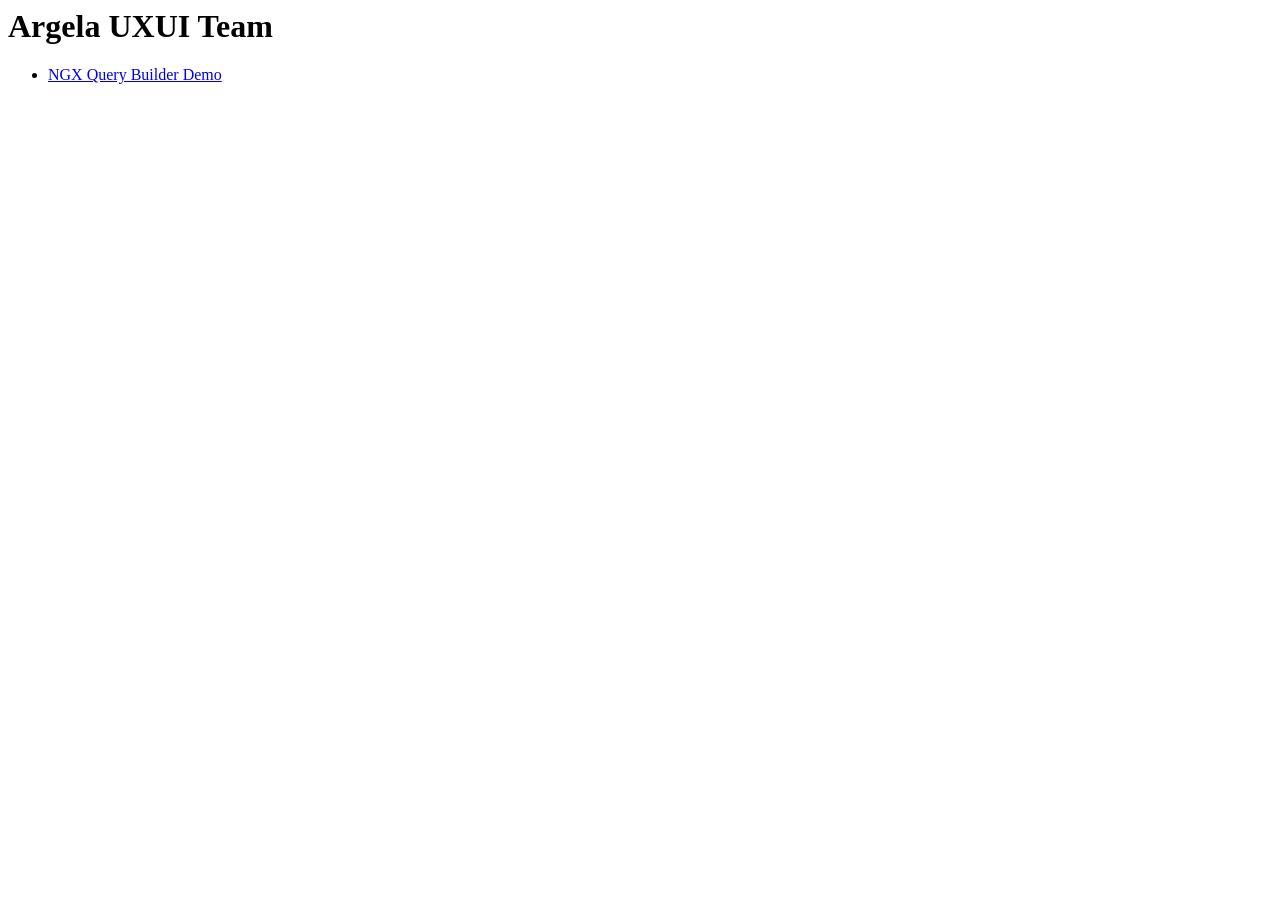
<file: index.html>
<html>
  <head>
    <title>Argela UXUI Team</title>
  </head>
  <body>
    <h1>Argela UXUI Team</h1>

    <ul>
      <li><a href="/qbdemo/">NGX Query Builder Demo</a></li>
    </ul>
  </body>
</html>
</file>
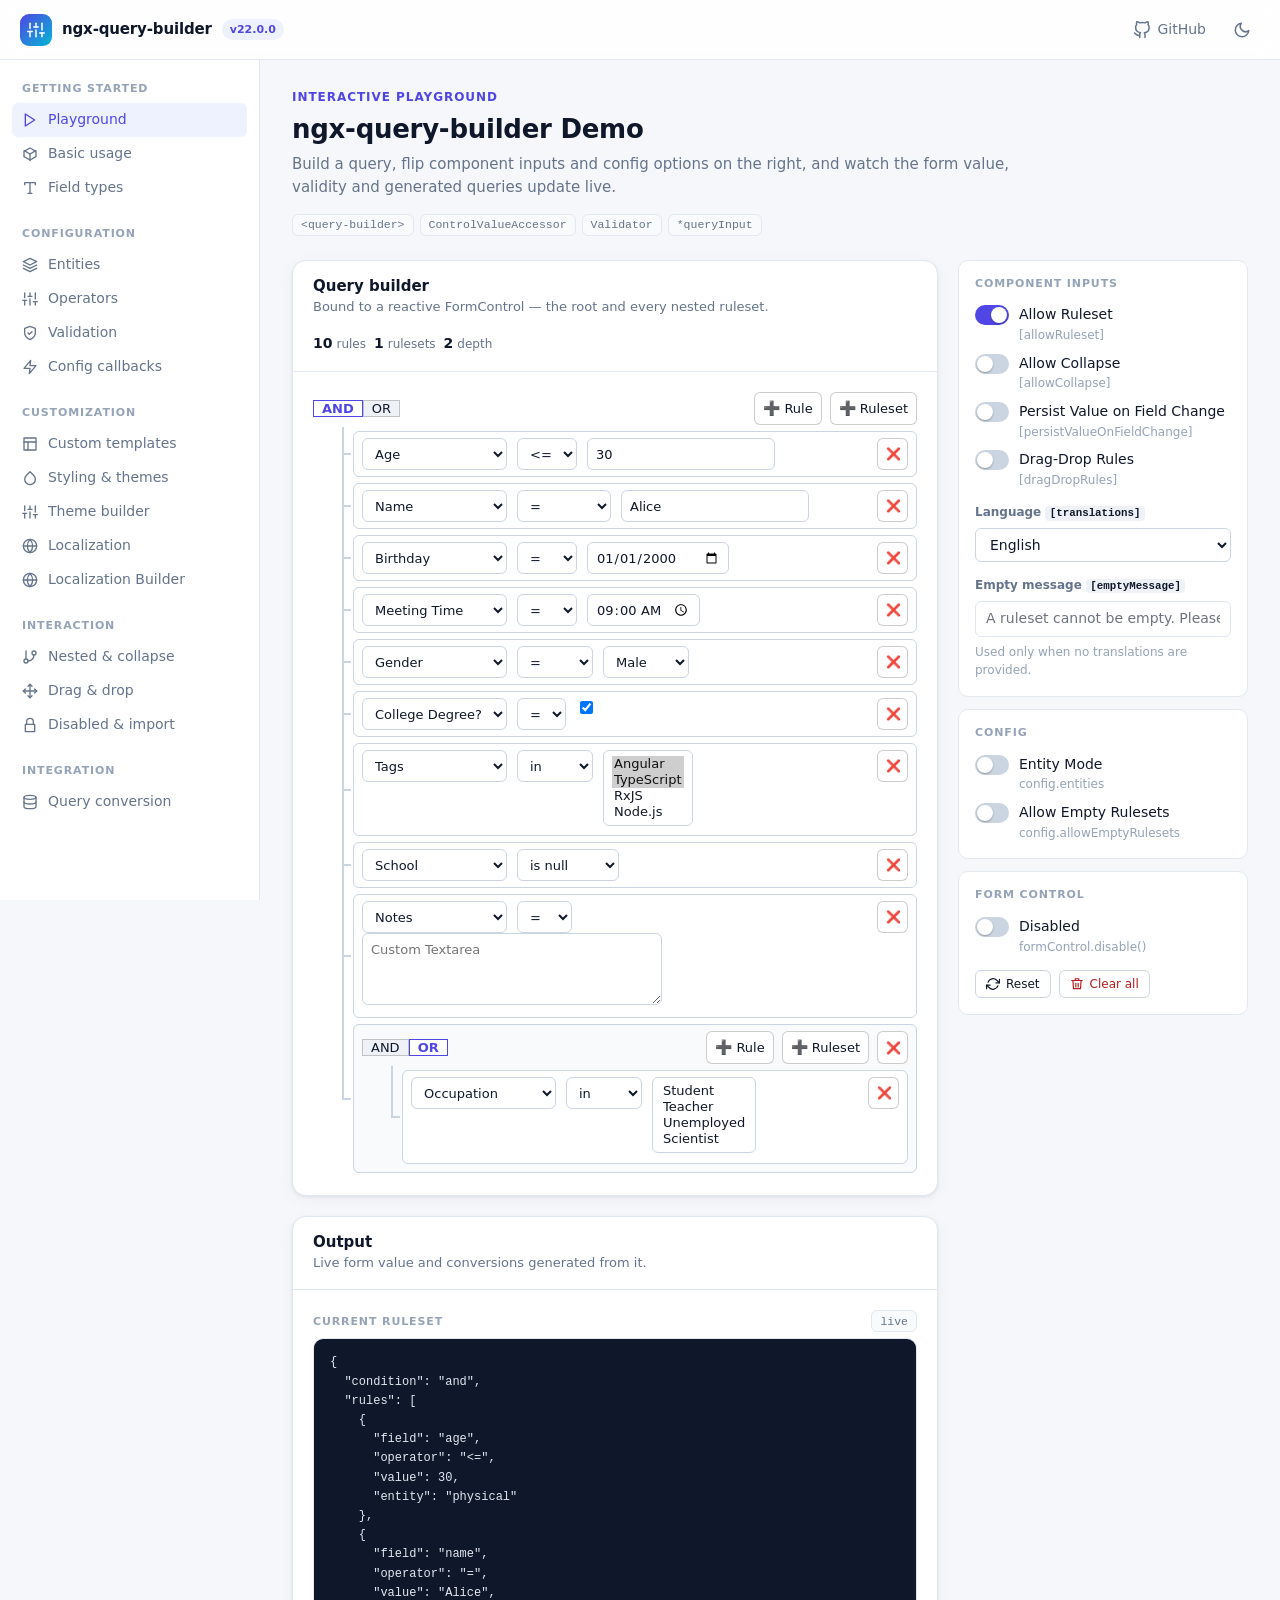
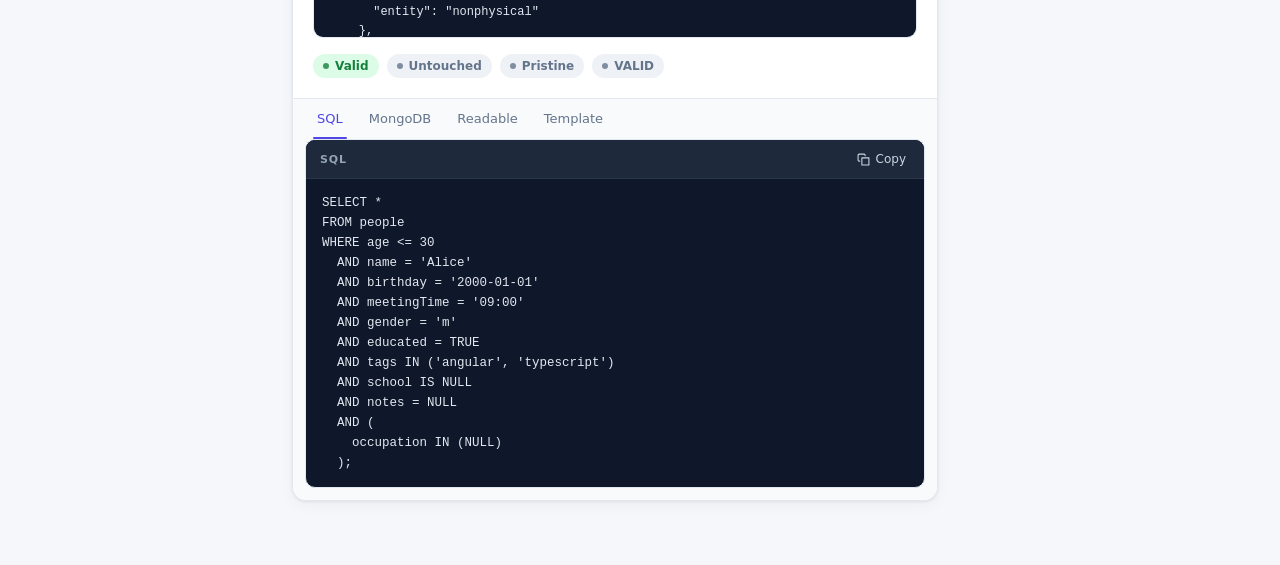
<file: qbdemo/index.html>
<!doctype html>
<html lang="en" data-beasties-container>
<head>
  <meta charset="utf-8">
  <base href="/qbdemo/">
  <title>ngx-query-builder Demo</title>
  <meta name="viewport" content="width=device-width, initial-scale=1">
  <meta name="description" content="Interactive demo and examples for ngx-query-builder — a standalone, signal-based Angular query builder.">
  <link rel="icon" type="image/x-icon" href="favicon.ico">
  <script>
    // Apply the saved theme before first paint to avoid a light/dark flash.
    (function () {
      try {
        var theme = localStorage.getItem('ngx-qb-demo-theme');
        if (!theme) {
          theme = window.matchMedia('(prefers-color-scheme: dark)').matches ? 'dark' : 'light';
        }
        document.documentElement.setAttribute('data-theme', theme);
      } catch (e) { /* ignore */ }
    })();
  </script>
<style>:root{color-scheme:light;--font-sans:"Inter", system-ui, -apple-system, BlinkMacSystemFont, "Segoe UI", Roboto, sans-serif;--font-mono:"JetBrains Mono", "SFMono-Regular", Consolas, "Liberation Mono", Menlo, monospace;--bg:#f6f7fb;--surface:#ffffff;--surface-2:#f8fafc;--surface-3:#eef2f7;--border:#e2e8f0;--border-strong:#cbd5e1;--text:#0f172a;--text-muted:#64748b;--text-subtle:#94a3b8;--primary:#4f46e5;--primary-hover:#4338ca;--primary-soft:#eef2ff;--primary-contrast:#ffffff;--success:#15803d;--success-soft:#dcfce7;--danger:#b91c1c;--danger-soft:#fee2e2;--warning:#a16207;--warning-soft:#fef9c3;--info:#0369a1;--info-soft:#e0f2fe;--code-bg:#0f172a;--code-text:#e2e8f0;--code-bar:#1e293b;--radius-sm:6px;--radius:10px;--radius-lg:14px;--shadow-sm:0 1px 2px rgb(15 23 42 / 6%);--shadow:0 1px 3px rgb(15 23 42 / 8%), 0 4px 16px rgb(15 23 42 / 4%);--focus-ring:0 0 0 3px rgb(79 70 229 / 35%);--topbar-height:60px;--sidebar-width:260px}*,*:before,*:after{box-sizing:border-box}html,body{margin:0;min-height:100%}body{font-family:var(--font-sans);font-size:14px;line-height:1.55;color:var(--text);background:var(--bg);-webkit-font-smoothing:antialiased}</style><link rel="stylesheet" href="styles-4EFKKQWO.css" media="print" data-beasties-media="all"><noscript><link rel="stylesheet" href="styles-4EFKKQWO.css"></noscript></head>
<body>
  <app-root></app-root>
<script src="polyfills-LVNOU2XZ.js" type="module"></script><script src="main-CXXKAVGG.js" type="module"></script><script>document.querySelectorAll('link[data-beasties-media]').forEach(function(l){l.media=l.getAttribute('data-beasties-media');l.removeAttribute('data-beasties-media')})</script></body>
</html>
</file>
<file: qbdemo/styles-4EFKKQWO.css>
@charset "UTF-8";.styling-controls{align-items:flex-end}.styling-demo .segmented button,.styling-controls .segmented button{text-transform:capitalize}.app-shell .styling-demo--ocean query-builder{--qb-border-color: #7dd3fc;--qb-switch-active-border: #0284c7;--qb-switch-active-color: #0369a1;--qb-switch-bg: #e0f2fe;--qb-connector-color: #38bdf8;--qb-border-radius: 8px}.app-shell .styling-demo--forest query-builder{--qb-border-color: #86efac;--qb-switch-active-border: #16a34a;--qb-switch-active-color: #15803d;--qb-switch-bg: #dcfce7;--qb-connector-color: #4ade80;--qb-border-radius: 2px}.app-shell .styling-demo--sunset query-builder{--qb-border-color: #fdba74;--qb-switch-active-border: #ea580c;--qb-switch-active-color: #c2410c;--qb-switch-bg: #ffedd5;--qb-connector-color: #fb923c;--qb-border-radius: 16px}.app-shell .styling-demo query-builder .q-rule,.app-shell .styling-demo query-builder .q-ruleset,.app-shell .styling-demo query-builder .q-field-control,.app-shell .styling-demo query-builder .q-operator-control,.app-shell .styling-demo query-builder .q-input-control,.app-shell .styling-demo query-builder .q-button,.app-shell .styling-demo query-builder .q-switch-label{border-color:var(--qb-border-color);border-radius:var(--qb-border-radius)}.app-shell .styling-demo query-builder .q-switch-radio:checked+.q-switch-label{background:var(--qb-switch-bg);color:var(--qb-switch-active-color);border-color:var(--qb-switch-active-border)}.styling-demo .sd-btn{display:inline-flex;align-items:center;gap:4px;height:30px;margin-left:6px;padding:0 12px;border:0;border-radius:999px;background:var(--primary);color:var(--primary-contrast);font:inherit;font-family:var(--qb-font-family, inherit);font-size:var(--qb-font-size, inherit);font-weight:600;cursor:pointer}.styling-demo .sd-btn:disabled{display:none}.styling-demo .sd-btn--remove{width:30px;padding:0;justify-content:center;background:var(--danger-soft);color:var(--qb-remove-color, var(--danger))}.styling-demo .sd-icon--add:before{content:"+"}.styling-demo .sd-icon--remove:before{content:"\2715"}.styling-demo .sd-icon{font-style:normal}.styling-demo .sd-switch{display:inline-flex;order:1;gap:4px}.styling-demo .sd-switch__label{padding:4px 12px;border-radius:999px;background:var(--surface-3);color:var(--text-muted);font-family:var(--qb-font-family, inherit);font-size:var(--qb-font-size, inherit);font-weight:700;cursor:pointer}.styling-demo .q-switch-radio:checked+.sd-switch__label{background:var(--primary);color:var(--primary-contrast)}.styling-demo .sd-row{margin-top:10px;padding:12px}.styling-demo .sd-rule{border-radius:12px;background:var(--surface);box-shadow:var(--shadow)}.styling-demo .sd-ruleset{border:2px dashed var(--border-strong);border-radius:14px;background:var(--surface-2)}.styling-demo .sd-control{height:var(--qb-control-height, 32px);padding:var(--qb-control-padding, 5px 8px);border:1px solid var(--qb-border-color, #ccc);border-radius:var(--qb-border-radius, 4px);background:var(--qb-bg-color, #fff);color:var(--qb-text-color, #555);font:inherit;font-family:var(--qb-font-family, inherit);font-size:var(--qb-font-size, inherit)}.styling-demo input[type=checkbox].sd-control{height:18px}.styling-demo .sd-control--operator{background:var(--qb-switch-bg, var(--primary-soft));color:var(--qb-switch-active-color, var(--primary));font-weight:600}.styling-demo .sd-empty{margin:8px 0 0;color:var(--warning);font-weight:600;text-align:center}.styling-demo .sd-link{margin-left:10px;padding:0;border:0;background:transparent;color:var(--primary);font:inherit;font-family:var(--qb-font-family, inherit);font-size:var(--qb-font-size, inherit);font-weight:600;cursor:pointer}.styling-demo .sd-link:hover{text-decoration:underline}.styling-demo .sd-link:disabled{display:none}.styling-demo .sd-link--remove{color:var(--qb-remove-color, var(--danger))}.styling-demo .sd-underline{padding:2px 8px;border-bottom:2px solid transparent;color:var(--text-muted);cursor:pointer}.styling-demo .q-switch-radio:checked+.sd-underline{border-bottom-color:var(--primary);color:var(--primary);font-weight:700}.styling-demo .sd-flat{border:0;border-bottom:1px solid var(--border)}.styling-demo .sd-flat-set{border-left:3px solid var(--primary);padding-left:12px}.styling-demo .sd-bare{height:var(--qb-control-height, 32px);margin-right:6px;padding:var(--qb-control-padding, 5px 8px);border:0;border-bottom:1px solid var(--qb-border-color, var(--border-strong));border-radius:var(--qb-border-radius, 4px);background:transparent;color:var(--qb-text-color, var(--text));font:inherit;font-family:var(--qb-font-family, inherit);font-size:var(--qb-font-size, inherit)}.styling-demo .sd-bare--operator{color:var(--qb-switch-active-color, var(--primary));font-weight:600}:root{color-scheme:light;--font-sans: "Inter", system-ui, -apple-system, BlinkMacSystemFont, "Segoe UI", Roboto, sans-serif;--font-mono: "JetBrains Mono", "SFMono-Regular", Consolas, "Liberation Mono", Menlo, monospace;--bg: #f6f7fb;--surface: #ffffff;--surface-2: #f8fafc;--surface-3: #eef2f7;--border: #e2e8f0;--border-strong: #cbd5e1;--text: #0f172a;--text-muted: #64748b;--text-subtle: #94a3b8;--primary: #4f46e5;--primary-hover: #4338ca;--primary-soft: #eef2ff;--primary-contrast: #ffffff;--success: #15803d;--success-soft: #dcfce7;--danger: #b91c1c;--danger-soft: #fee2e2;--warning: #a16207;--warning-soft: #fef9c3;--info: #0369a1;--info-soft: #e0f2fe;--code-bg: #0f172a;--code-text: #e2e8f0;--code-bar: #1e293b;--radius-sm: 6px;--radius: 10px;--radius-lg: 14px;--shadow-sm: 0 1px 2px rgb(15 23 42 / 6%);--shadow: 0 1px 3px rgb(15 23 42 / 8%), 0 4px 16px rgb(15 23 42 / 4%);--focus-ring: 0 0 0 3px rgb(79 70 229 / 35%);--topbar-height: 60px;--sidebar-width: 260px}[data-theme=dark]{color-scheme:dark;--bg: #0b1020;--surface: #111827;--surface-2: #151e30;--surface-3: #1e293b;--border: #243044;--border-strong: #334155;--text: #e5e7eb;--text-muted: #94a3b8;--text-subtle: #64748b;--primary: #818cf8;--primary-hover: #a5b4fc;--primary-soft: rgb(129 140 248 / 14%);--primary-contrast: #0b1020;--success: #4ade80;--success-soft: rgb(74 222 128 / 14%);--danger: #f87171;--danger-soft: rgb(248 113 113 / 14%);--warning: #facc15;--warning-soft: rgb(250 204 21 / 12%);--info: #38bdf8;--info-soft: rgb(56 189 248 / 12%);--code-bg: #070b16;--code-text: #e2e8f0;--code-bar: #111827;--shadow-sm: 0 1px 2px rgb(0 0 0 / 40%);--shadow: 0 1px 3px rgb(0 0 0 / 40%), 0 8px 24px rgb(0 0 0 / 25%);--focus-ring: 0 0 0 3px rgb(129 140 248 / 45%)}*,*:before,*:after{box-sizing:border-box}html,body{margin:0;min-height:100%}body{font-family:var(--font-sans);font-size:14px;line-height:1.55;color:var(--text);background:var(--bg);-webkit-font-smoothing:antialiased}h1,h2,h3,h4{margin:0;line-height:1.25;color:var(--text)}p{margin:0}a{color:var(--primary);text-decoration:none}a:hover{text-decoration:underline}code,kbd,pre{font-family:var(--font-mono)}:not(pre)>code{font-size:.9em;padding:.1em .4em;border-radius:4px;background:var(--surface-3);color:var(--text)}:focus-visible{outline:none;box-shadow:var(--focus-ring)}::selection{background:var(--primary-soft)}.stack{display:flex;flex-direction:column;gap:16px}.stack-sm{display:flex;flex-direction:column;gap:8px}.row{display:flex;align-items:center;flex-wrap:wrap;gap:8px}.row--between{justify-content:space-between}.grid-2{display:grid;grid-template-columns:repeat(2,minmax(0,1fr));gap:20px}@media(max-width:1100px){.grid-2{grid-template-columns:minmax(0,1fr)}}.split{display:grid;grid-template-columns:minmax(0,1fr) 280px;gap:20px;align-items:start}@media(max-width:1100px){.split{grid-template-columns:minmax(0,1fr)}}.muted{color:var(--text-muted)}.small{font-size:12px}.sr-only{position:absolute;width:1px;height:1px;padding:0;margin:-1px;overflow:hidden;clip-path:inset(50%);white-space:nowrap;border:0}.btn{display:inline-flex;align-items:center;justify-content:center;gap:6px;height:34px;padding:0 14px;border:1px solid var(--border-strong);border-radius:var(--radius-sm);background:var(--surface);color:var(--text);font:inherit;font-weight:500;cursor:pointer;white-space:nowrap;transition:background-color .15s,border-color .15s,color .15s}.btn:hover:not(:disabled){background:var(--surface-3)}.btn:disabled{opacity:.55;cursor:not-allowed}.btn--primary{background:var(--primary);border-color:var(--primary);color:var(--primary-contrast)}.btn--primary:hover:not(:disabled){background:var(--primary-hover);border-color:var(--primary-hover)}.btn--danger{color:var(--danger)}.btn--danger:hover:not(:disabled){background:var(--danger-soft)}.btn--ghost{border-color:transparent;background:transparent}.btn--sm{height:28px;padding:0 10px;font-size:12px}.btn--block{width:100%}.icon-btn{display:inline-flex;align-items:center;justify-content:center;width:36px;height:36px;border:1px solid transparent;border-radius:var(--radius-sm);background:transparent;color:var(--text-muted);cursor:pointer}.icon-btn:hover{background:var(--surface-3);color:var(--text)}.form-field{display:flex;flex-direction:column;gap:6px}.form-label{font-size:12px;font-weight:600;color:var(--text-muted)}.form-hint{font-size:12px;color:var(--text-subtle)}.input,.select,.textarea{width:100%;min-height:34px;padding:6px 10px;border:1px solid var(--border-strong);border-radius:var(--radius-sm);background:var(--surface);color:var(--text);font:inherit}.input:focus-visible,.select:focus-visible,.textarea:focus-visible{border-color:var(--primary)}.input:disabled,.select:disabled,.textarea:disabled{opacity:.6}.textarea{resize:vertical;font-family:var(--font-mono);font-size:12px}.segmented{display:inline-flex;padding:3px;border:1px solid var(--border);border-radius:var(--radius-sm);background:var(--surface-3)}.segmented button{height:28px;padding:0 12px;border:0;border-radius:4px;background:transparent;color:var(--text-muted);font:inherit;font-size:13px;font-weight:500;cursor:pointer}.segmented button[aria-pressed=true]{background:var(--surface);color:var(--text);box-shadow:var(--shadow-sm)}.badge{display:inline-flex;align-items:center;gap:6px;height:24px;padding:0 10px;border-radius:999px;font-size:12px;font-weight:600;background:var(--surface-3);color:var(--text-muted)}.badge:before{content:"";width:6px;height:6px;border-radius:50%;background:currentColor;opacity:.8}.badge.valid{background:var(--success-soft);color:var(--success)}.badge.invalid{background:var(--danger-soft);color:var(--danger)}.badge.active{background:var(--warning-soft);color:var(--warning)}.chip{display:inline-flex;align-items:center;height:22px;padding:0 8px;border:1px solid var(--border);border-radius:6px;background:var(--surface-2);color:var(--text-muted);font-family:var(--font-mono);font-size:11.5px}.stat{display:inline-flex;align-items:baseline;gap:4px;font-size:12px;color:var(--text-muted)}.stat strong{font-size:14px;color:var(--text)}.callout{display:flex;gap:10px;padding:12px 14px;border:1px solid var(--border);border-left:3px solid var(--info);border-radius:var(--radius-sm);background:var(--info-soft);color:var(--text);font-size:13px}.callout--warning{border-left-color:var(--warning);background:var(--warning-soft)}.callout--danger{border-left-color:var(--danger);background:var(--danger-soft)}.panel{padding:16px;border:1px solid var(--border);border-radius:var(--radius);background:var(--surface)}.panel-title{margin-bottom:12px;font-size:11px;font-weight:700;letter-spacing:.08em;text-transform:uppercase;color:var(--text-subtle)}.table{width:100%;border-collapse:collapse;font-size:13px}.table th,.table td{padding:8px 10px;border-bottom:1px solid var(--border);text-align:left;vertical-align:top}.table th{font-size:11px;font-weight:700;letter-spacing:.06em;text-transform:uppercase;color:var(--text-subtle)}.event-log{max-height:220px;margin:0;padding:0;overflow:auto;list-style:none;font-family:var(--font-mono);font-size:12px}.event-log li{display:flex;gap:8px;padding:6px 8px;border-bottom:1px dashed var(--border)}.event-log time{color:var(--text-subtle)}.app-shell{--qb-font-family: var(--font-sans);--qb-font-size: 13px;--qb-border-radius: var(--radius-sm);--qb-border-color: var(--border-strong);--qb-text-color: var(--text);--qb-bg-color: var(--surface);--qb-hover-bg: var(--surface-3);--qb-switch-bg: var(--surface-3);--qb-switch-active-border: var(--primary);--qb-switch-active-color: var(--primary);--qb-remove-color: var(--danger);--qb-invalid-border: var(--danger);--qb-invalid-bg: var(--danger-soft);--qb-warning-color: var(--danger);--qb-connector-color: var(--border-strong)}.app-shell query-builder{color:var(--text)}.app-shell query-builder .q-rule,.app-shell query-builder .q-ruleset{border-color:var(--border);border-radius:var(--radius-sm)}.app-shell query-builder .q-ruleset{background:var(--surface-2)}.app-shell query-builder .q-button,.app-shell query-builder .q-switch-label{border-color:var(--border-strong);color:var(--text)}.app-shell query-builder .q-button{border-radius:var(--radius-sm)}.app-shell query-builder .q-switch-radio:checked+.q-switch-label{background:var(--primary-soft);font-weight:600}.app-shell query-builder .q-remove-icon:before{content:"\2715";font-weight:700}.app-shell query-builder .q-add-icon:before{content:"+";font-weight:700;font-size:14px}.app-shell query-builder .text-input{padding:6px 8px;border:1px solid var(--border-strong);border-radius:var(--radius-sm);background:var(--surface);color:var(--text);font:inherit}.app-shell query-builder .text-area{width:300px;height:72px;resize:vertical}
</file>
